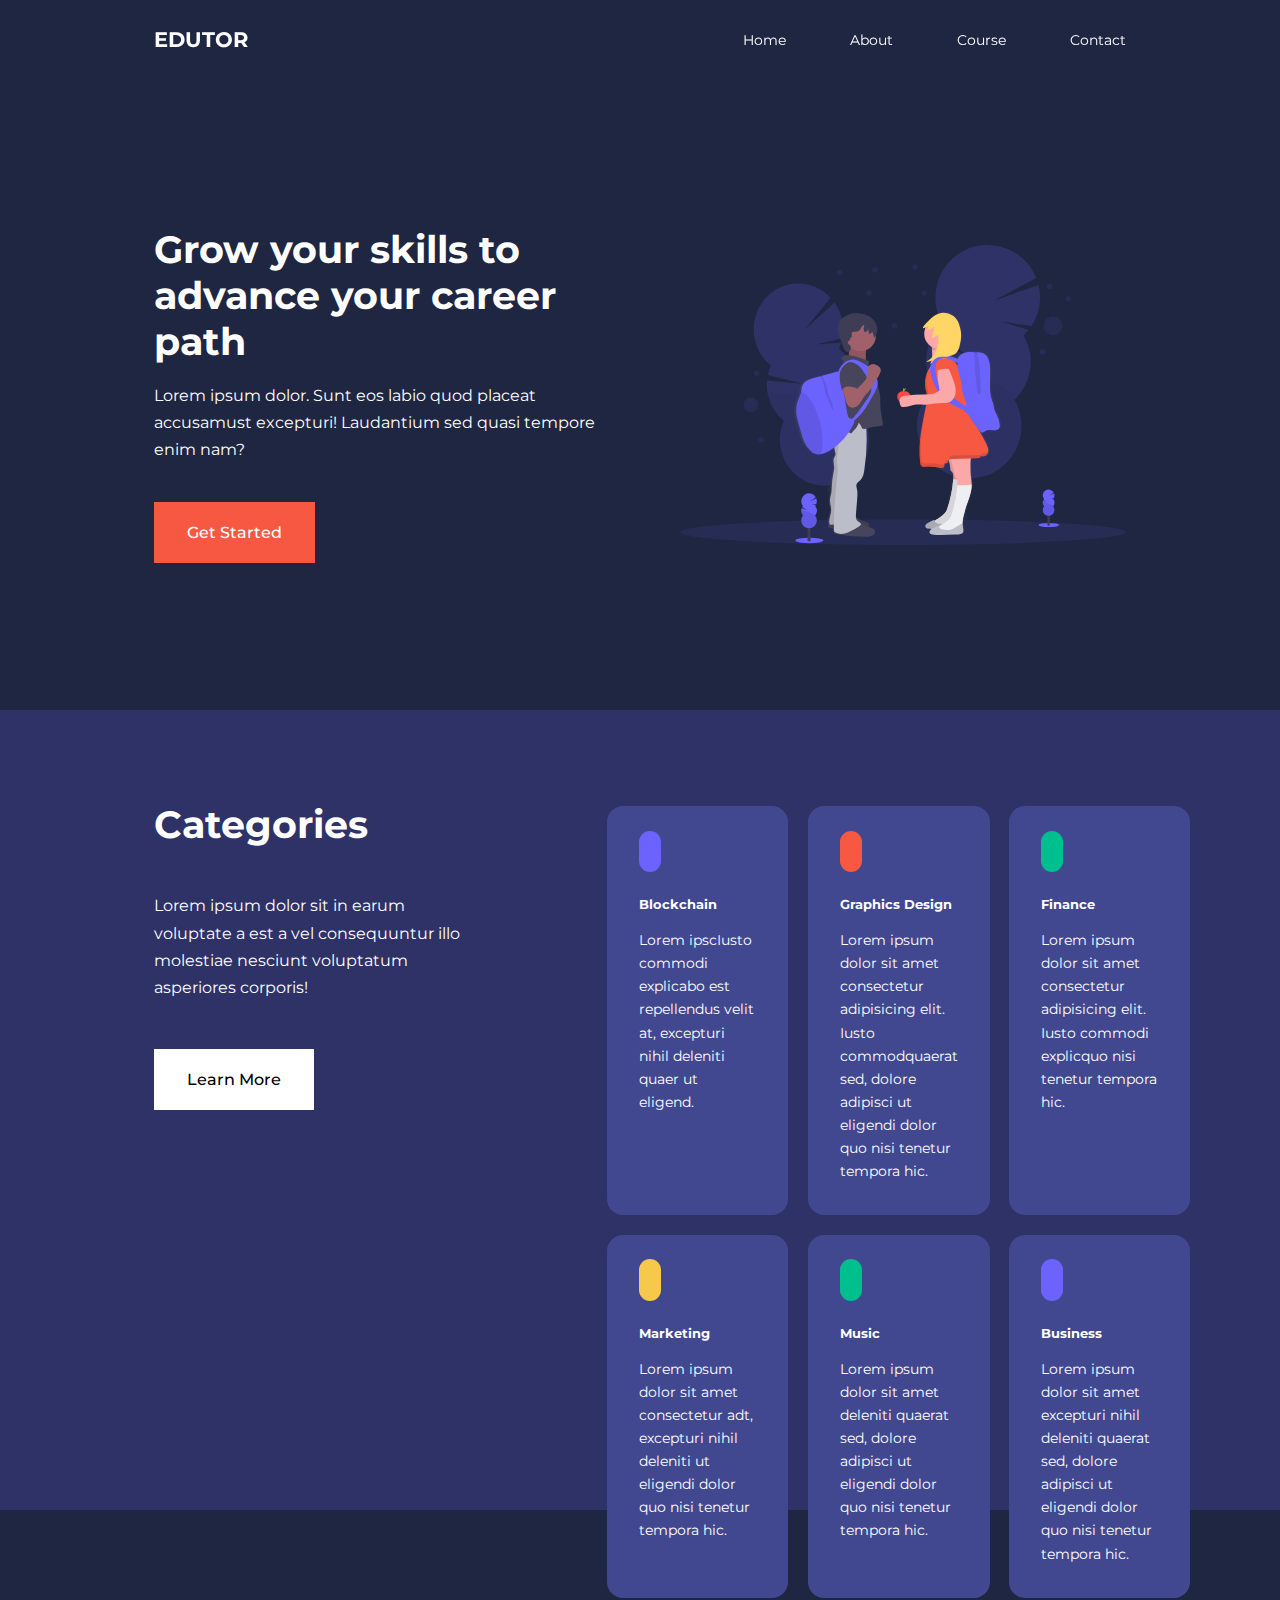
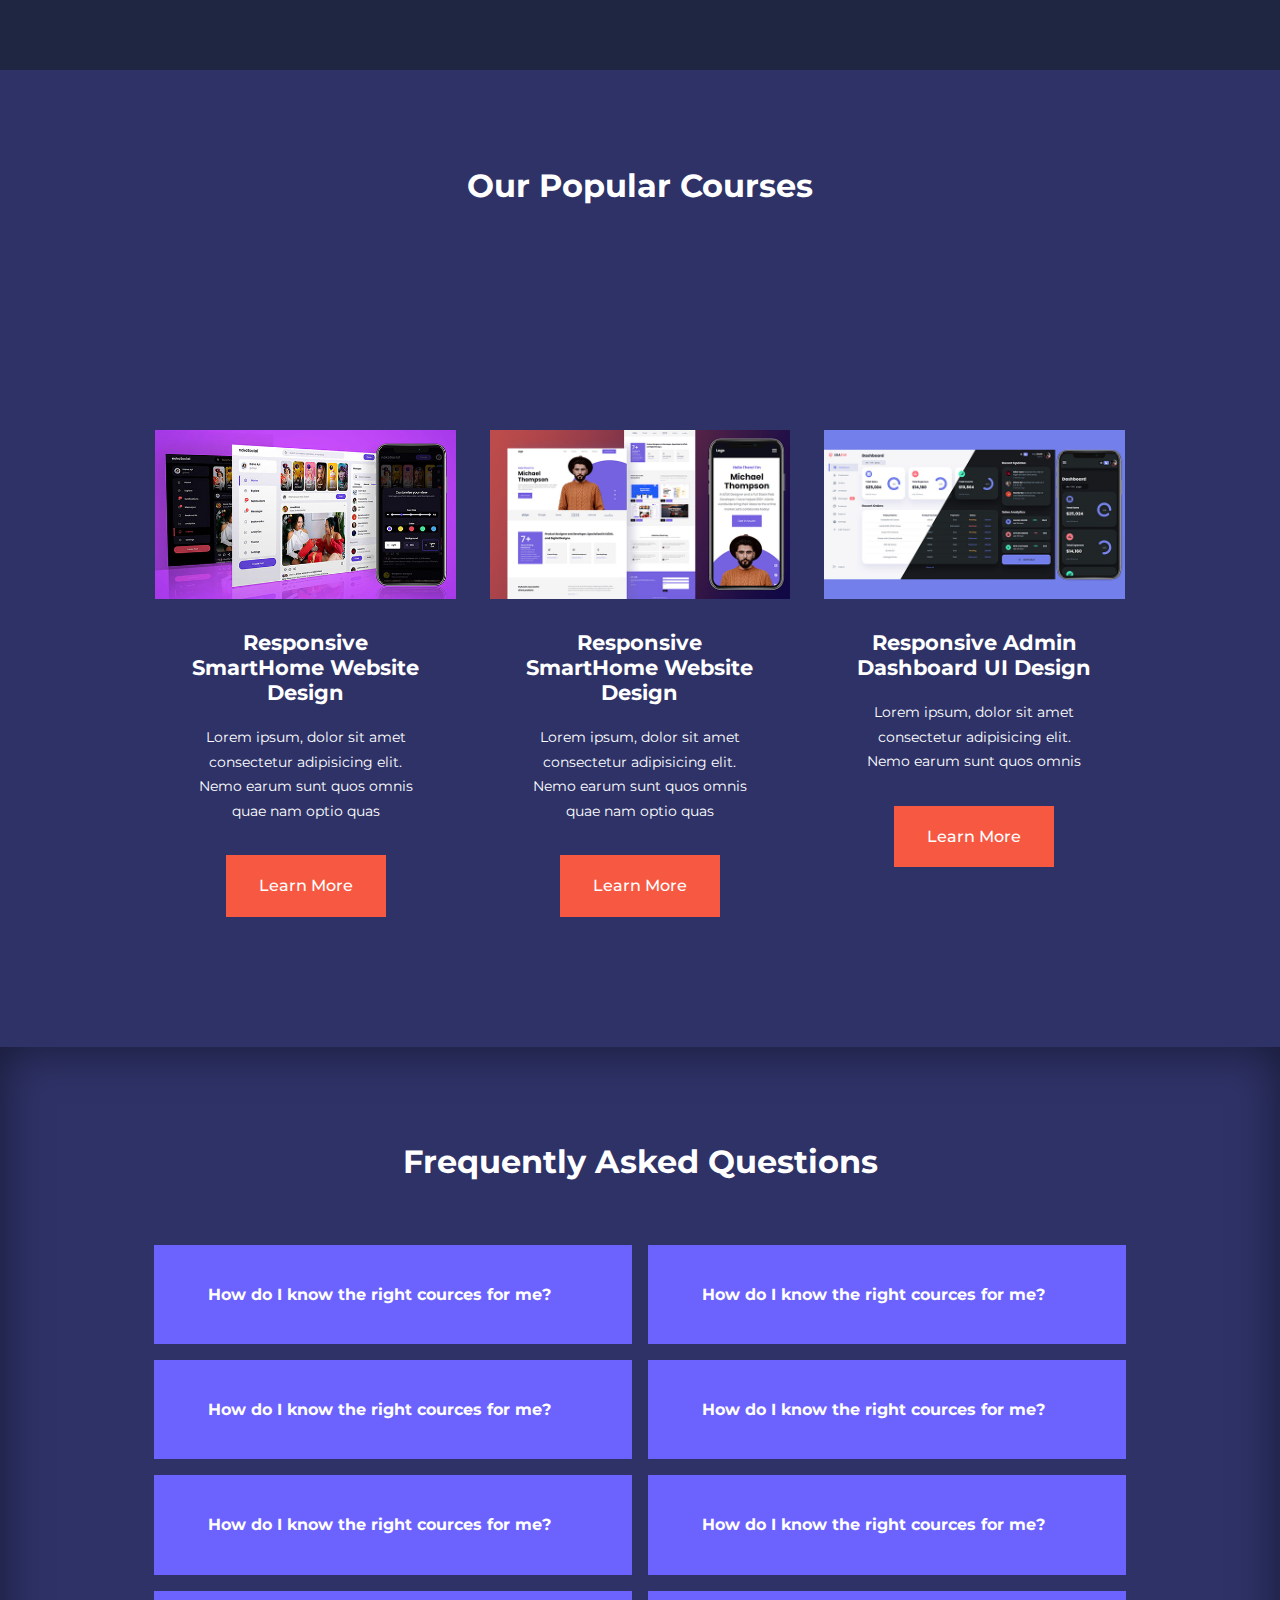
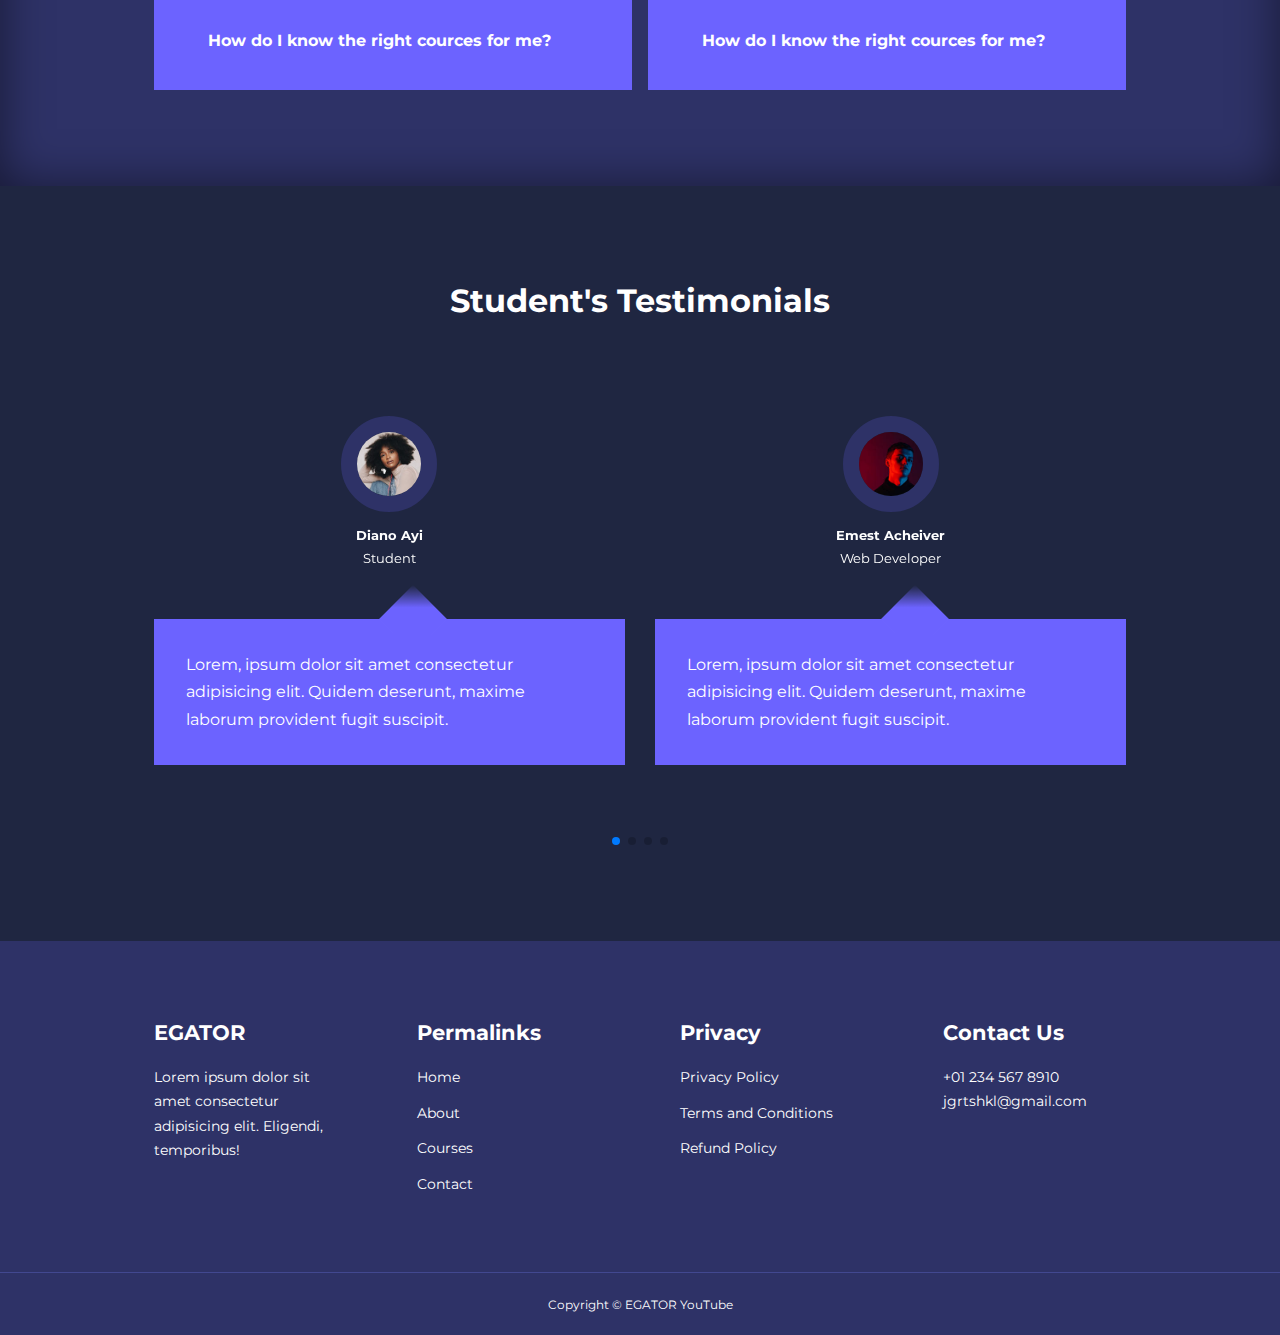
<file: index.html>
<!DOCTYPE html>
<html lang="en">
<head>
    <meta charset="UTF-8">
    <meta name="viewport" content="width=device-width, initial-scale=1.0">
    <title>Education Website
    </title>
    <link rel="stylesheet" href="./css/style.css">
                <li><a href="index.html"></a></li>
                <link rel="stylesheet" href="https://unicons.iconscout.com/release/v4.0.8/css/line.css">
                <link rel="preconnect" href="https://fonts.googleapis.com">
                <link rel="preconnect" href="https://fonts.gstatic.com" crossorigin>
                <link href="https://fonts.googleapis.com/css2?family=Lora:wght@400;500;600&family=Montserrat:wght@300;400;500;600;700;800;900&family=Mukta:wght@500&family=PT+Sans&family=Poppins&family=Reem+Kufi&display=swap" rel="stylesheet">
                <link
                rel="stylesheet"
                href="https://cdn.jsdelivr.net/npm/swiper@11/swiper-bundle.min.css"
                />
</head>

<body>
    <nav>
        <div class="container nav_container">
            <a href="index.html"><h4>EDUTOR</h4></a>
            <ul class="nav_menu">
                <li><a href="index.html">Home</a></li>
                <li><a href="about.html">About</a></li>
                <li><a href="course.html">Course</a></li>
                <li><a href="contact.html">Contact</a></li>
            </ul>
            <button id="open-menu-btn"><i class="uil uil-bars"></i></button>
            <button id="close-menu-btn"><i class="uil uil-multiply"></i></button>

        </div>
    </nav>

    <header>
         <div class="container header__container" >
          <div class="header_left">
            <h1>Grow your skills to advance your career path</h1>
            <p>Lorem ipsum dolor. Sunt eos labio quod placeat accusamust excepturi! Laudantium sed quasi tempore enim nam?</p>
          <a href="course.html" class="btn btn-primary">Get Started</a>
        </div>
   
    <div class="header_right">
        <div class="header_right-image">
            <img src="./images/header.svg" alt="">
        </div>
    </div>
    </div>
    </header>

    <section class="categories">
    <div class="container categories_container">
        <div class="categories_left">
            <h1>Categories</h1>
            <p>Lorem ipsum dolor sit   in earum voluptate a est a vel consequuntur illo molestiae nesciunt voluptatum asperiores corporis!</p>
        <a href="#" class="btn">Learn More</a>
        </div>

        <div class="categories_right">

            <article class="category">
             <span class="category_icon">
                <i class="uil uil-bitcoin-circle"> </i>
            </span>
             <h5>Blockchain</h5>
             <p>Lorem ipscIusto commodi explicabo est repellendus velit at, excepturi nihil deleniti quaer ut eligend.</p>
            </article>

            <article class="category">
                <span class="category_icon">
                    <i class="uil uil-palette"> </i>
                </span>
                <h5>Graphics Design</h5>
                <p>Lorem ipsum dolor sit amet consectetur adipisicing elit. Iusto commodquaerat sed, dolore adipisci ut eligendi dolor quo nisi tenetur tempora hic.</p>
            </article>

            <article class="category">
                <span class="category_icon">
                    <i class="uil uil-usd-circle"> </i>
                </span>
                <h5>Finance</h5>
                <p>Lorem ipsum dolor sit amet consectetur adipisicing elit. Iusto commodi explicquo nisi tenetur tempora hic.</p>
            </article>

            
            <article class="category">
                <span class="category_icon">
                    <i class="uil uil-megaphone"> </i>
                </span>
                <h5>Marketing</h5>
                <p>Lorem ipsum dolor sit amet consectetur adt, excepturi nihil deleniti ut eligendi dolor quo nisi tenetur tempora hic.</p>
            </article>

            <article class="category">
                <span class="category_icon">
                    <i class="uil uil-music"> </i>
                </span>
                <h5>Music</h5>
                <p>Lorem ipsum dolor sit amet  deleniti quaerat sed, dolore adipisci ut eligendi dolor quo nisi tenetur tempora hic.</p>
            </article>

            <article class="category">
                <span class="category_icon">
                    <i class="uil uil-puzzle-piece"> </i>
                </span>
                <h5>Business</h5>
                <p>Lorem ipsum dolor sit amet  excepturi nihil deleniti quaerat sed, dolore adipisci ut eligendi dolor quo nisi tenetur tempora hic.</p>
            </article>
        </div>
    </div>
    </section>

    <section class="course">
        <h2>Our Popular Courses</h2>
        <div class="container course_container">

        <article class="course">
            <div class="course_image">
                <img src="./images/course1.jpg" alt="">
            </div>
            <div class="course_info">
                <h4>Responsive SmartHome Website Design</h4>
                <p>
                    Lorem ipsum, dolor sit amet consectetur adipisicing elit. Nemo earum sunt quos omnis quae nam optio quas 
                </p>
            <a href="course.html" class="btn btn-primary">Learn More</a>
            </div>
            
        </article>

        <article class="course">
            <div class="course_image">
                <img src="./images/course2.jpg" alt="">
            </div>
            <div class="course_info">
            <h4>Responsive SmartHome Website Design</h4>
            <p>
                Lorem ipsum, dolor sit amet consectetur adipisicing elit. Nemo earum sunt quos omnis quae nam optio quas 
            </p>
            <a href="course.html" class="btn btn-primary">Learn More</a>
            </div>
        </article>

        <article class="course">
            <div class="course_image">
                <img src="./images/course3.jpg" alt="">
            </div>
           <div class="course_info">
            <h4>Responsive Admin Dashboard UI Design</h4>
            <p>
                Lorem ipsum, dolor sit amet consectetur adipisicing elit. Nemo earum sunt quos omnis 
                </p>
            <a href="course.html" class="btn btn-primary">Learn More</a>
           </div>
        </article>
        </div>
    </section>

    <section class="faqs">
        <h2>Frequently Asked Questions</h2>
     <div class="container faqs_container">
     <article class="faq">
    <div class="faq_icon"><i class="uil uil-plus"></i> </div>
    <div class="question_answer">
        <h4>How do I know the right cources for me?</h4>
        <p>
            Lorem ipsum dolor sit amet consectetur adipisicing elit. Neque, cum!
        </p>
    </div>
    </article>

    <article class="faq">
        <div class="faq_icon"><i class="uil uil-plus"></i> </div>
        <div class="question_answer">
            <h4>How do I know the right cources for me?</h4>
            <p>
                Lorem ipsum dolor sit amet consectetur adipisicing elit. Neque, cum!
            </p>
        </div>
        </article>

        <article class="faq">
            <div class="faq_icon"><i class="uil uil-plus"></i> </div>
            <div class="question_answer">
                <h4>How do I know the right cources for me?</h4>
                <p>
                    Lorem ipsum dolor sit amet consectetur adipisicing elit. Neque, cum!
                </p>
            </div>
            </article>

        <article class="faq">
                <div class="faq_icon"><i class="uil uil-plus"></i> </div>
                <div class="question_answer">
                    <h4>How do I know the right cources for me?</h4>
                    <p>
                        Lorem ipsum dolor sit amet consectetur adipisicing elit. Neque, cum!
                    </p>
                </div>
        </article>

        <article class="faq">
                    <div class="faq_icon"><i class="uil uil-plus"></i> </div>
                    <div class="question_answer">
                        <h4>How do I know the right cources for me?</h4>
                        <p>
                            Lorem ipsum dolor sit amet consectetur adipisicing elit. Neque, cum!
                        </p>
                    </div>
        </article>

        <article class="faq">
                        <div class="faq_icon"><i class="uil uil-plus"></i> </div>
                        <div class="question_answer">
                            <h4>How do I know the right cources for me?</h4>
                            <p>
                                Lorem ipsum dolor sit amet consectetur adipisicing elit. Neque, cum!
                            </p>
                        </div>
        </article>
                    
        <article class="faq">
                            <div class="faq_icon"><i class="uil uil-plus"></i> </div>
                            <div class="question_answer">
                                <h4>How do I know the right cources for me?</h4>
                                <p>
                                    Lorem ipsum dolor sit amet consectetur adipisicing elit. Neque, cum!
                                </p>
                            </div>
        </article>

        <article class="faq">
                                <div class="faq_icon"><i class="uil uil-plus"></i> </div>
                                <div class="question_answer">
                                    <h4>How do I know the right cources for me?</h4>
                                    <p>
                                        Lorem ipsum dolor sit amet consectetur adipisicing elit. Neque, cum!
                                    </p>
                                </div>
         </article>
    </div>
   </section>

   <section class="container test_container mySwiper">
    <h2>Student's Testimonials</h2>
    <div class="swiper-wrapper">

        <article class="testimonals swiper-slide">
        <div class="avatar">
            <img src="./images/avatar1.jpg" alt="">
        </div>
        <div class="testimonial_info">
            <h5>Diano Ayi</h5>
            <small>Student</small>
        </div>
        <div class="testimonial_body">
            <p>
                Lorem, ipsum dolor sit amet consectetur adipisicing elit. 
                Quidem deserunt, maxime laborum provident fugit suscipit.
            </p>
        </div>
        </article>

        <article class="testimonals swiper-slide">
            <div class="avatar">
                <img src="./images/avatar2.jpg" alt="">
            </div>
            <div class="testimonial_info">
                <h5>Emest Acheiver</h5>
                <small>Web Developer</small>
            </div>
            <div class="testimonial_body">
                <p>
                    Lorem, ipsum dolor sit amet consectetur adipisicing elit. 
                    Quidem deserunt, maxime laborum provident fugit suscipit.
                </p>
            </div>
            </article> 

            <article class="testimonals swiper-slide">
                <div class="avatar">
                    <img src="./images/avatar3.jpg" alt="">
                </div>
                <div class="testimonial_info">
                    <h5>Edem Quist</h5>
                    <small>Student</small>
                </div>
                <div class="testimonial_body">
                    <p>
                        Lorem, ipsum dolor sit amet consectetur adipisicing elit. 
                        Quidem deserunt, maxime laborum provident fugit suscipit.
                    </p>
                </div>
                </article>
 
            <article class="testimonals swiper-slide">
                    <div class="avatar">
                        <img src="./images/avatar4.jpg" alt="">
                    </div>
                    <div class="testimonial_info">
                        <h5>James Dae</h5>
                        <small>Student</small>
                    </div>
                    <div class="testimonial_body">
                        <p>
                            Lorem, ipsum dolor sit amet consectetur adipisicing elit. 
                            Quidem deserunt, maxime laborum provident fugit suscipit.
                        </p>
                    </div>
            </article>
     
            <article class="testimonals swiper-slide">
                <div class="avatar">
                    <img src="./images/avatar5.jpg" alt="">
                </div>
                <div class="testimonial_info">
                    <h5>Lara Deo</h5>
                    <small>Student</small>
                </div>
                <div class="testimonial_body">
                    <p>
                        Lorem, ipsum dolor sit amet consectetur adipisicing elit. 
                        Quidem deserunt, maxime laborum provident fugit suscipit.
                    </p>
                </div>
            </article>
            </div>
            <div class="swiper-pagination"></div>
   </section>


   <footer >
   <div class="container footer_container">
    <div class="footer_1">
        <a href="index.html" class="footer_logo"><h4>EGATOR</h4></a>
        <p>
            Lorem ipsum dolor sit amet consectetur 
            adipisicing elit. Eligendi, temporibus!
        </p>
    </div>

    <div class="footer_2">
       <h4>Permalinks</h4>
       <ul class="permalinks">
        <li><a href="index.html">Home</a></li>
        <li><a href="about.html">About</a></li>
        <li><a href="course.html">Courses</a></li>
        <li><a href="contact.html">Contact</a></li>
       </ul>
    </div>

    <div class="footer_3">
        <h4>Privacy</h4>
        <ul class="privacy">
        <li><a href="#">Privacy Policy</a></li>
        <li><a href="#">Terms and Conditions</a></li>
        <li><a href="#">Refund Policy</a></li>
    </ul>
    </div>
    
     <div class="footer_4">
        <h4>Contact Us</h4>
        <div>
            <p>+01 234 567 8910</p>
            <p>jgrtshkl@gmail.com</p>
        </div>

        <ul class="footer_socials">
            <li>
                <a href="#"><i class="uil uil-facebook-f"></i></a>
            </li>
            <li>
                <a href="#"><i class="uil uil-instagram-alt"></i></a>
            </li>
            <li>
                <a href="#"><i class="uil uil-twitter"></i></a>
            </li>
            <li>
                <a href="#"><i class="uil uil-linkedin-alt"></i></a>
            </li>
        </ul>
     </div>
    </div>

<div class="footer_copyright">
    <small>Copyright &copy; EGATOR YouTube</small>
</div>

  
   </footer>


   <script src="https://cdn.jsdelivr.net/npm/swiper@11/swiper-bundle.min.js"></script>
   <script src="./main.js"></script>

   <script>
    var swiper = new Swiper(".mySwiper", {
      slidesPerView: 1,
      spaceBetween: 30,
      pagination: {
        el: ".swiper-pagination",
        clickable: true,
      },
    
    //when window  width is 600px
    breakpoints: {
        600: {
            slidesPerView: 2
        }
    }
});

  </script>

   
   

</body>
</html>
</file>
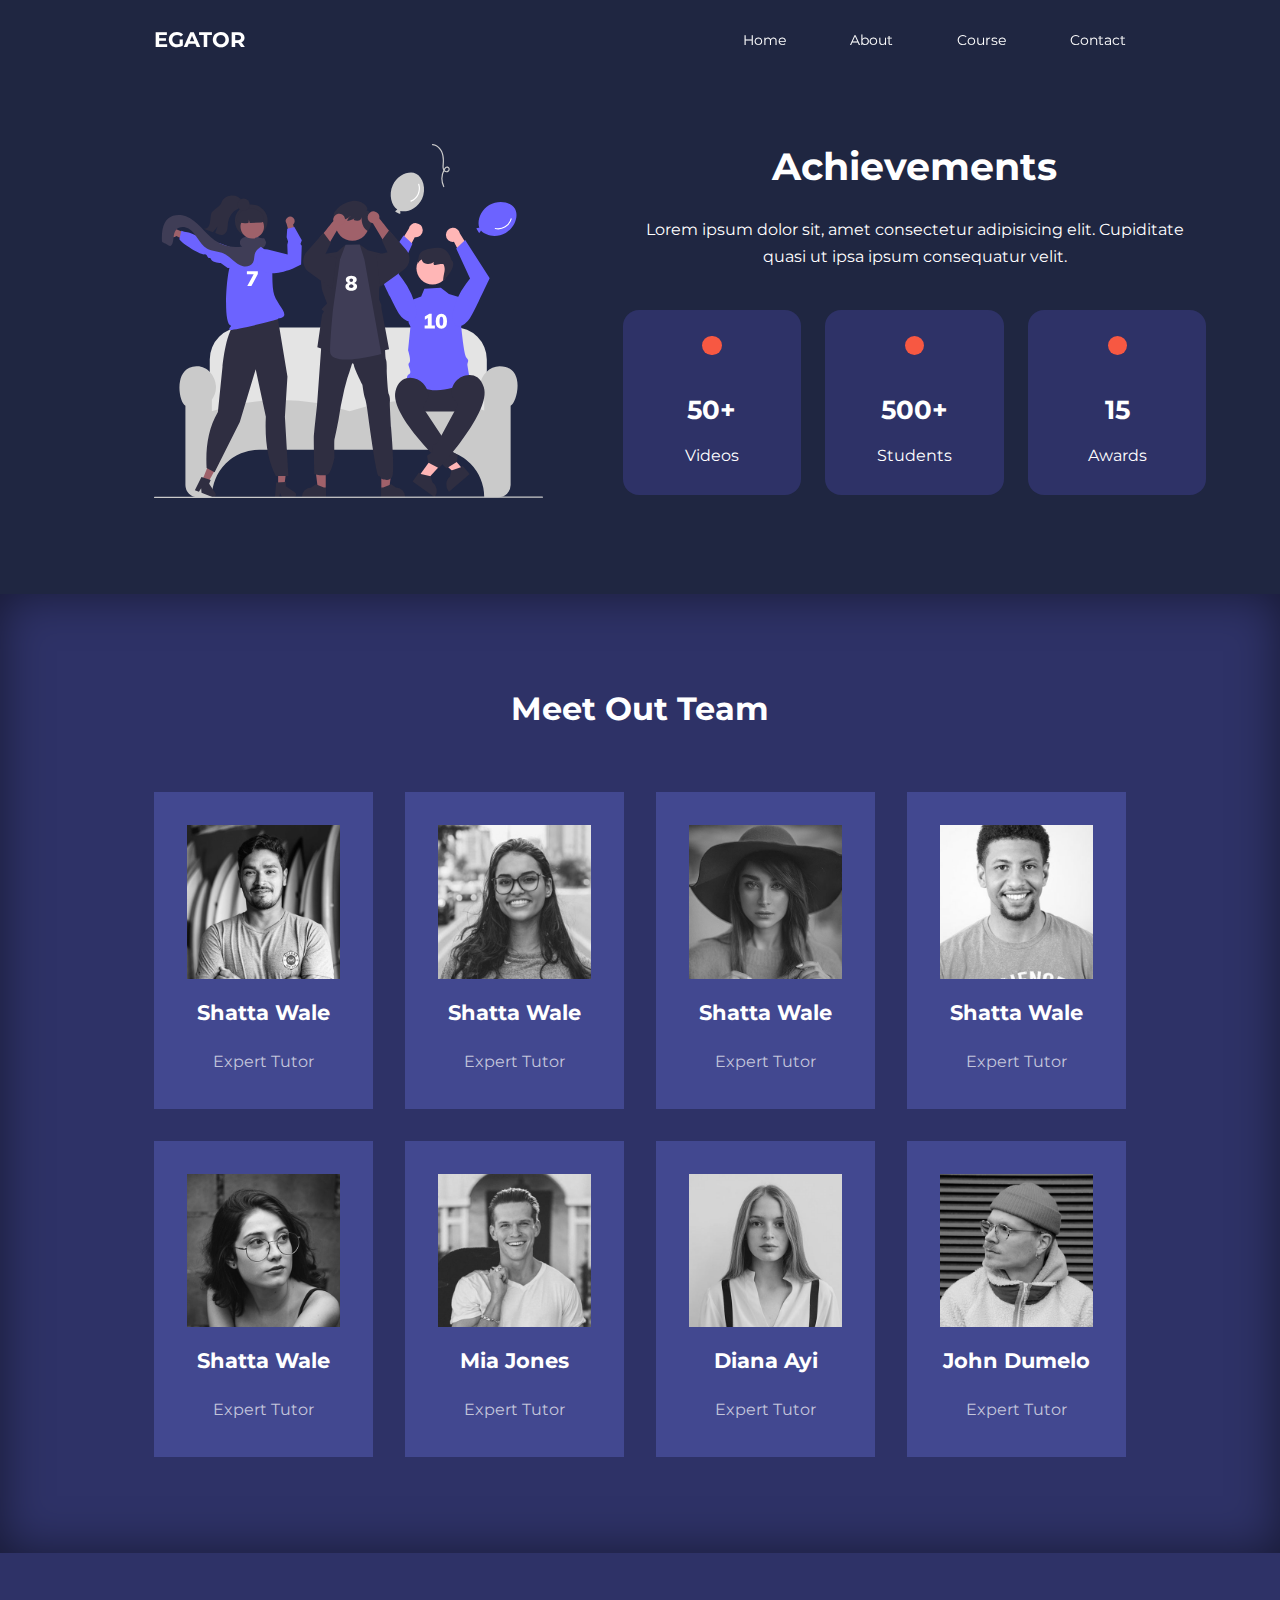
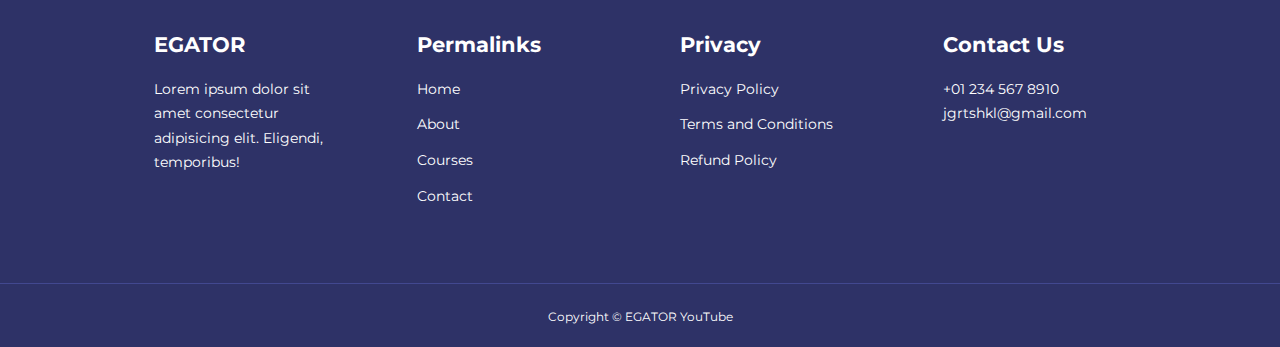
<file: about.html>
<!DOCTYPE html>
<html lang="en">
<head>
    <meta charset="UTF-8">
    <meta name="viewport" content="width=device-width, initial-scale=1.0">
    <title>About
    </title>
    <link rel="stylesheet" href="./css/about.css">
    <link rel="stylesheet" href="./css/style.css">

                <li><a href="index.html"></a></li>
                <link rel="stylesheet" href="https://unicons.iconscout.com/release/v4.0.8/css/line.css">
                <link rel="preconnect" href="https://fonts.googleapis.com">
                <link rel="preconnect" href="https://fonts.gstatic.com" crossorigin>
                <link href="https://fonts.googleapis.com/css2?family=Lora:wght@400;500;600&family=Montserrat:wght@300;400;500;600;700;800;900&family=Mukta:wght@500&family=PT+Sans&family=Poppins&family=Reem+Kufi&display=swap" rel="stylesheet">
               
</head>

<body>
    <nav>
        <div class="container nav_container">
            <a href="index.html"><h4>EGATOR</h4></a>
            <ul class="nav_menu">
                <li><a href="index.html">Home</a></li>
                <li><a href="about.html">About</a></li>
                <li><a href="course.html">Course</a></li>
                <li><a href="contact.html">Contact</a></li>
            </ul>
            <button id="open-menu-btn"><i class="uil uil-bars"></i></button>
            <button id="close-menu-btn"><i class="uil uil-multiply"></i></button>
        </div>
    </nav>

<section class="about_acheivements">
    <div class="container about_acheivements-container">
       <div class="about_acheivement-left">
        <img src="./images/about achievements.svg" alt="">
       </div> 

       <div class="about_acheivement-right">
        <h1>Achievements</h1>
        <p>Lorem ipsum dolor sit, amet consectetur
            adipisicing elit. Cupiditate quasi ut ipsa
             ipsum consequatur velit.</p>
             <div class="acheivements_cards">
                <article class="acheivement_card">
                   <span class="acheivement_icon">
                     <i class="uil uil-video"></i>
                   </span> 
                <h3>50+</h3>
                <p>Videos</p>
                </article>

                <article class="acheivement_card">
                    <span class="acheivement_icon">
                      <i class="uil uil-users-alt"></i>
                    </span> 
                 <h3>500+</h3>
                 <p>Students</p>  
                 </article>

                 <article class="acheivement_card">
                    <span class="acheivement_icon">
                      <i class="uil uil-award"></i>
                    </span> 
                 <h3>15</h3>
                 <p>Awards</p>    
                 </article>
             </div>
       </div> 
    </div>
</section>

<section class="team">
    <h2>Meet Out Team</h2>
    <div class="container team_container">
        <article class="team_member">
            <div class="team_member-image">
                <img src="./images/tm1.jpg" alt="">
            </div>
            <div class="team_member-info">
                <h4>Shatta Wale</h4>
                <p>Expert Tutor</p>
            </div>
            <div class="team_member-socials">
             <a href="https://instagram.com" target="_blank"><i class="uil uil-instagram"></i></a>
             <a href="https://twitter.com" target="_blank"><i class="uil uil-twitter-alt"></i></a>
             <a href="https://linkedin.com" target="_blank"><i class="uil uil-linkedin-alt"></i></a>

            </div>
        </article>

        <article class="team_member">
            <div class="team_member-image">
                <img src="./images/tm2.jpg" alt="">
            </div>
            <div class="team_member-info">
                <h4>Shatta Wale</h4>
                <p>Expert Tutor</p>
            </div>
            <div class="team_member-socials">
             <a href="https://instagram.com" target="_blank"><i class="uil uil-instagram"></i></a>
             <a href="https://twitter.com" target="_blank"><i class="uil uil-twitter-alt"></i></a>
             <a href="https://linkedin.com" target="_blank"><i class="uil uil-linkedin-alt"></i></a>

            </div>
        </article>

        <article class="team_member">
            <div class="team_member-image">
                <img src="./images/tm3.jpg" alt="">
            </div>
            <div class="team_member-info">
                <h4>Shatta Wale</h4>
                <p>Expert Tutor</p>
            </div>
            <div class="team_member-socials">
             <a href="https://instagram.com" target="_blank"><i class="uil uil-instagram"></i></a>
             <a href="https://twitter.com" target="_blank"><i class="uil uil-twitter-alt"></i></a>
             <a href="https://linkedin.com" target="_blank"><i class="uil uil-linkedin-alt"></i></a>

            </div>
        </article>

        <article class="team_member">
            <div class="team_member-image">
                <img src="./images/tm4.jpg" alt="">
            </div>
            <div class="team_member-info">
                <h4>Shatta Wale</h4>
                <p>Expert Tutor</p>
            </div>
            <div class="team_member-socials">
             <a href="https://instagram.com" target="_blank"><i class="uil uil-instagram"></i></a>
             <a href="https://twitter.com" target="_blank"><i class="uil uil-twitter-alt"></i></a>
             <a href="https://linkedin.com" target="_blank"><i class="uil uil-linkedin-alt"></i></a>

            </div>
        </article>

        <article class="team_member">
            <div class="team_member-image">
                <img src="./images/tm5.jpg" alt="">
            </div>
            <div class="team_member-info">
                <h4>Shatta Wale</h4>
                <p>Expert Tutor</p>
            </div>
            <div class="team_member-socials">
             <a href="https://instagram.com" target="_blank"><i class="uil uil-instagram"></i></a>
             <a href="https://twitter.com" target="_blank"><i class="uil uil-twitter-alt"></i></a>
             <a href="https://linkedin.com" target="_blank"><i class="uil uil-linkedin-alt"></i></a>

            </div>
        </article>
        <article class="team_member">
            <div class="team_member-image">
                <img src="./images/tm6.jpg" alt="">
            </div>
            <div class="team_member-info">
                <h4>Mia Jones</h4>
                <p>Expert Tutor</p>
            </div>
            <div class="team_member-socials">
             <a href="https://instagram.com" target="_blank"><i class="uil uil-instagram"></i></a>
             <a href="https://twitter.com" target="_blank"><i class="uil uil-twitter-alt"></i></a>
             <a href="https://linkedin.com" target="_blank"><i class="uil uil-linkedin-alt"></i></a>

            </div>
        </article>

        <article class="team_member">
            <div class="team_member-image">
                <img src="./images/tm7.jpg" alt="">
            </div>
            <div class="team_member-info">
                <h4>Diana Ayi </h4>
                <p>Expert Tutor</p>
            </div>
            <div class="team_member-socials">
             <a href="https://instagram.com" target="_blank"><i class="uil uil-instagram"></i></a>
             <a href="https://twitter.com" target="_blank"><i class="uil uil-twitter-alt"></i></a>
             <a href="https://linkedin.com" target="_blank"><i class="uil uil-linkedin-alt"></i></a>

            </div>
        </article>

        <article class="team_member">
            <div class="team_member-image">
                <img src="./images/tm8.jpg" alt="">
            </div>
            <div class="team_member-info">
                <h4>John Dumelo</h4>
                <p>Expert Tutor</p>
            </div>
            <div class="team_member-socials">
             <a href="https://instagram.com" target="_blank"><i class="uil uil-instagram"></i></a>
             <a href="https://twitter.com" target="_blank"><i class="uil uil-twitter-alt"></i></a>
             <a href="https://linkedin.com" target="_blank"><i class="uil uil-linkedin-alt"></i></a>

            </div>
        </article>
    </div>
</section>


   <footer >
   <div class="container footer_container">
    <div class="footer_1">
        <a href="index.html" class="footer_logo"><h4>EGATOR</h4></a>
        <p>
            Lorem ipsum dolor sit amet consectetur 
            adipisicing elit. Eligendi, temporibus!
        </p>
    </div>

    <div class="footer_2">
       <h4>Permalinks</h4>
       <ul class="permalinks">
        <li><a href="index.html">Home</a></li>
        <li><a href="about.html">About</a></li>
        <li><a href="course.html">Courses</a></li>
        <li><a href="contact.html">Contact</a></li>
       </ul>
    </div>

    <div class="footer_3">
        <h4>Privacy</h4>
        <ul class="privacy">
        <li><a href="#">Privacy Policy</a></li>
        <li><a href="#">Terms and Conditions</a></li>
        <li><a href="#">Refund Policy</a></li>
    </ul>
    </div>
    
     <div class="footer_4">
        <h4>Contact Us</h4>
        <div>
            <p>+01 234 567 8910</p>
            <p>jgrtshkl@gmail.com</p>
        </div>

        <ul class="footer_socials">
            <li>
                <a href="#"><i class="uil uil-facebook-f"></i></a>
            </li>
            <li>
                <a href="#"><i class="uil uil-instagram-alt"></i></a>
            </li>
            <li>
                <a href="#"><i class="uil uil-twitter"></i></a>
            </li>
            <li>
                <a href="#"><i class="uil uil-linkedin-alt"></i></a>
            </li>
        </ul>
     </div>
    </div>

<div class="footer_copyright">
    <small>Copyright &copy; EGATOR YouTube</small>
</div>

  
   </footer>


   <script src="./main.js"></script>

   
</body>
</html>
</file>
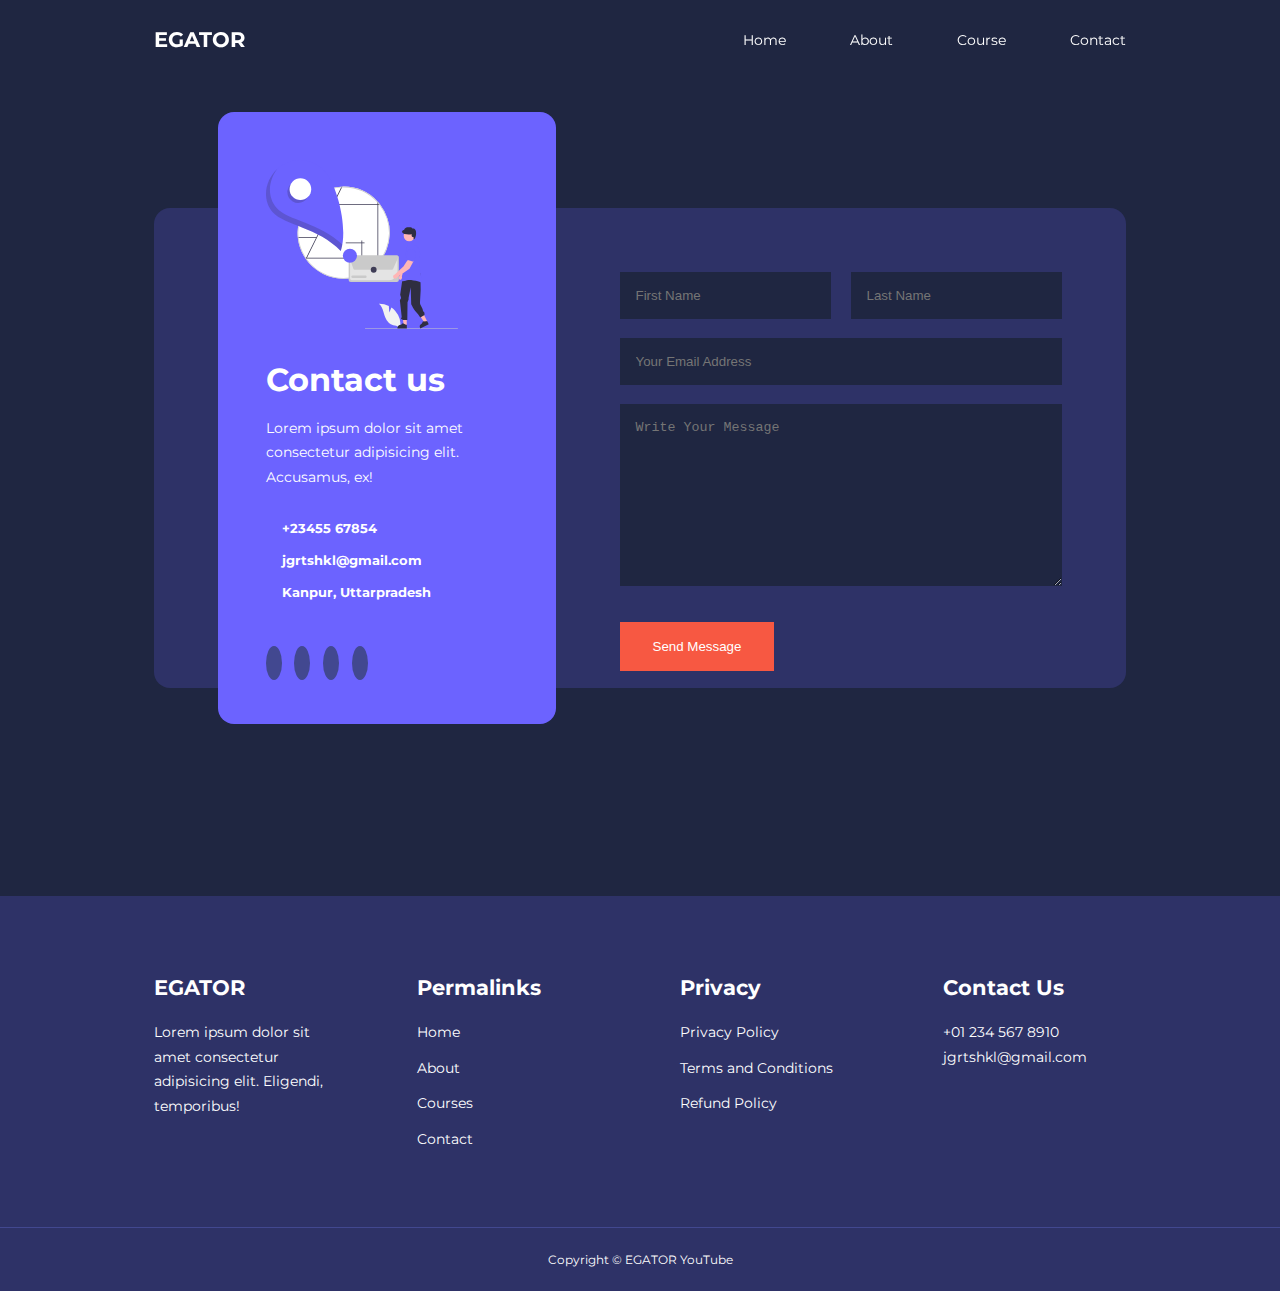
<file: contact.html>
<!DOCTYPE html>
<html lang="en">
<head>
    <meta charset="UTF-8">
    <meta name="viewport" content="width=device-width, initial-scale=1.0">
    <title>Contact</title>
    <link rel="stylesheet" href="./css/style.css">
                <li><a href="index.html"></a></li>
                <link rel="stylesheet" href="https://unicons.iconscout.com/release/v4.0.8/css/line.css">
                <link rel="preconnect" href="https://fonts.googleapis.com">
                <link rel="preconnect" href="https://fonts.gstatic.com" crossorigin>
                <link href="https://fonts.googleapis.com/css2?family=Lora:wght@400;500;600&family=Montserrat:wght@300;400;500;600;700;800;900&family=Mukta:wght@500&family=PT+Sans&family=Poppins&family=Reem+Kufi&display=swap" rel="stylesheet">
                <link
                rel="stylesheet"
                href="https://cdn.jsdelivr.net/npm/swiper@11/swiper-bundle.min.css"
                />
                <link rel="stylesheet" href="./css/contact.css">
</head>

<body>
    <nav>
        <div class="container nav_container">
            <a href="index.html"><h4>EGATOR</h4></a>
            <ul class="nav_menu">
                <li><a href="index.html">Home</a></li>
                <li><a href="about.html">About</a></li>
                <li><a href="course.html">Course</a></li>
                <li><a href="contact.html">Contact</a></li>
            </ul>
            <button id="open-menu-btn"><i class="uil uil-bars"></i></button>
            <button id="close-menu-btn"><i class="uil uil-multiply"></i></button>

        </div>
    </nav>

<section class="contact">
    <div class="container contact_container">
        <aside class="contact_aside">
            <div class="aside_image">
                <img src="./images/contact.svg" alt="">
            </div>
            <h2>Contact us</h2>
            <p>Lorem ipsum dolor sit amet consectetur adipisicing elit. Accusamus, ex!</p>
            <ul class="contact_details">
                <li>
                    <i class="uil uil-phone-times"></i>
                    <h5>+23455 67854</h5>
                </li>
                <li>
                    <i class="uil uil-envelope"></i>
                    <h5>jgrtshkl@gmail.com</h5>
                </li>

                <li>
                    <i class="uil uil-location-point"></i>
                    <h5>Kanpur, Uttarpradesh</h5>
                </li>
                </ul>
                <ul class="contact_socials">
                    <li><a href="https://facebook.com" target="_blank"><i class="uil uil-facebook-f"></i></a></li>
                    <li><a href="https://instagram.com" target="_blank"><i class="uil uil-instagram"></i></a></li>
                    <li><a href="https://twitter.com" target="_blank"><i class="uil uil-twitter-alt"></i></a></li>
                    <li><a href="https://linkedin.com" target="_blank"><i class="uil uil-linkedin-alt"></i></a></li>   
                </ul>
        </aside>

        <form action="https://formspree.io/f/xeqnevgj" method="post"  class="contact_form">
            <div class="form_name">
                <input type="text" name="First Name" placeholder="First Name" required>
                <input type="text" name="Last Name" placeholder="Last Name" required>
            </div>

            <input type="email" name="Email" placeholder="Your Email Address" required>
            <textarea name="Message"  rows="10" placeholder="Write Your Message" required></textarea>
            <button type="submit" class="btn btn-primary">Send Message</button>
        </form>
    </div>
</section>




    <footer >
        <div class="container footer_container">
         <div class="footer_1">
             <a href="index.html" class="footer_logo"><h4>EGATOR</h4></a>
             <p>
                 Lorem ipsum dolor sit amet consectetur 
                 adipisicing elit. Eligendi, temporibus!
             </p>
         </div>
     
         <div class="footer_2">
            <h4>Permalinks</h4>
            <ul class="permalinks">
             <li><a href="index.html">Home</a></li>
             <li><a href="about.html">About</a></li>
             <li><a href="course.html">Courses</a></li>
             <li><a href="contact.html">Contact</a></li>
            </ul>
         </div>
     
         <div class="footer_3">
             <h4>Privacy</h4>
             <ul class="privacy">
             <li><a href="#">Privacy Policy</a></li>
             <li><a href="#">Terms and Conditions</a></li>
             <li><a href="#">Refund Policy</a></li>
         </ul>
         </div>
         
          <div class="footer_4">
             <h4>Contact Us</h4>
             <div>
                 <p>+01 234 567 8910</p>
                 <p>jgrtshkl@gmail.com</p>
             </div>
     
             <ul class="footer_socials">
                 <li>
                     <a href="#"><i class="uil uil-facebook-f"></i></a>
                 </li>
                 <li>
                     <a href="#"><i class="uil uil-instagram-alt"></i></a>
                 </li>
                 <li>
                     <a href="#"><i class="uil uil-twitter"></i></a>
                 </li>
                 <li>
                     <a href="#"><i class="uil uil-linkedin-alt"></i></a>
                 </li>
             </ul>
          </div>
         </div>
     
     <div class="footer_copyright">
         <small>Copyright &copy; EGATOR YouTube</small>
     </div>
     
       
        </footer>

        <script src="./main.js"></script>

        </body>
        </html>
</file>
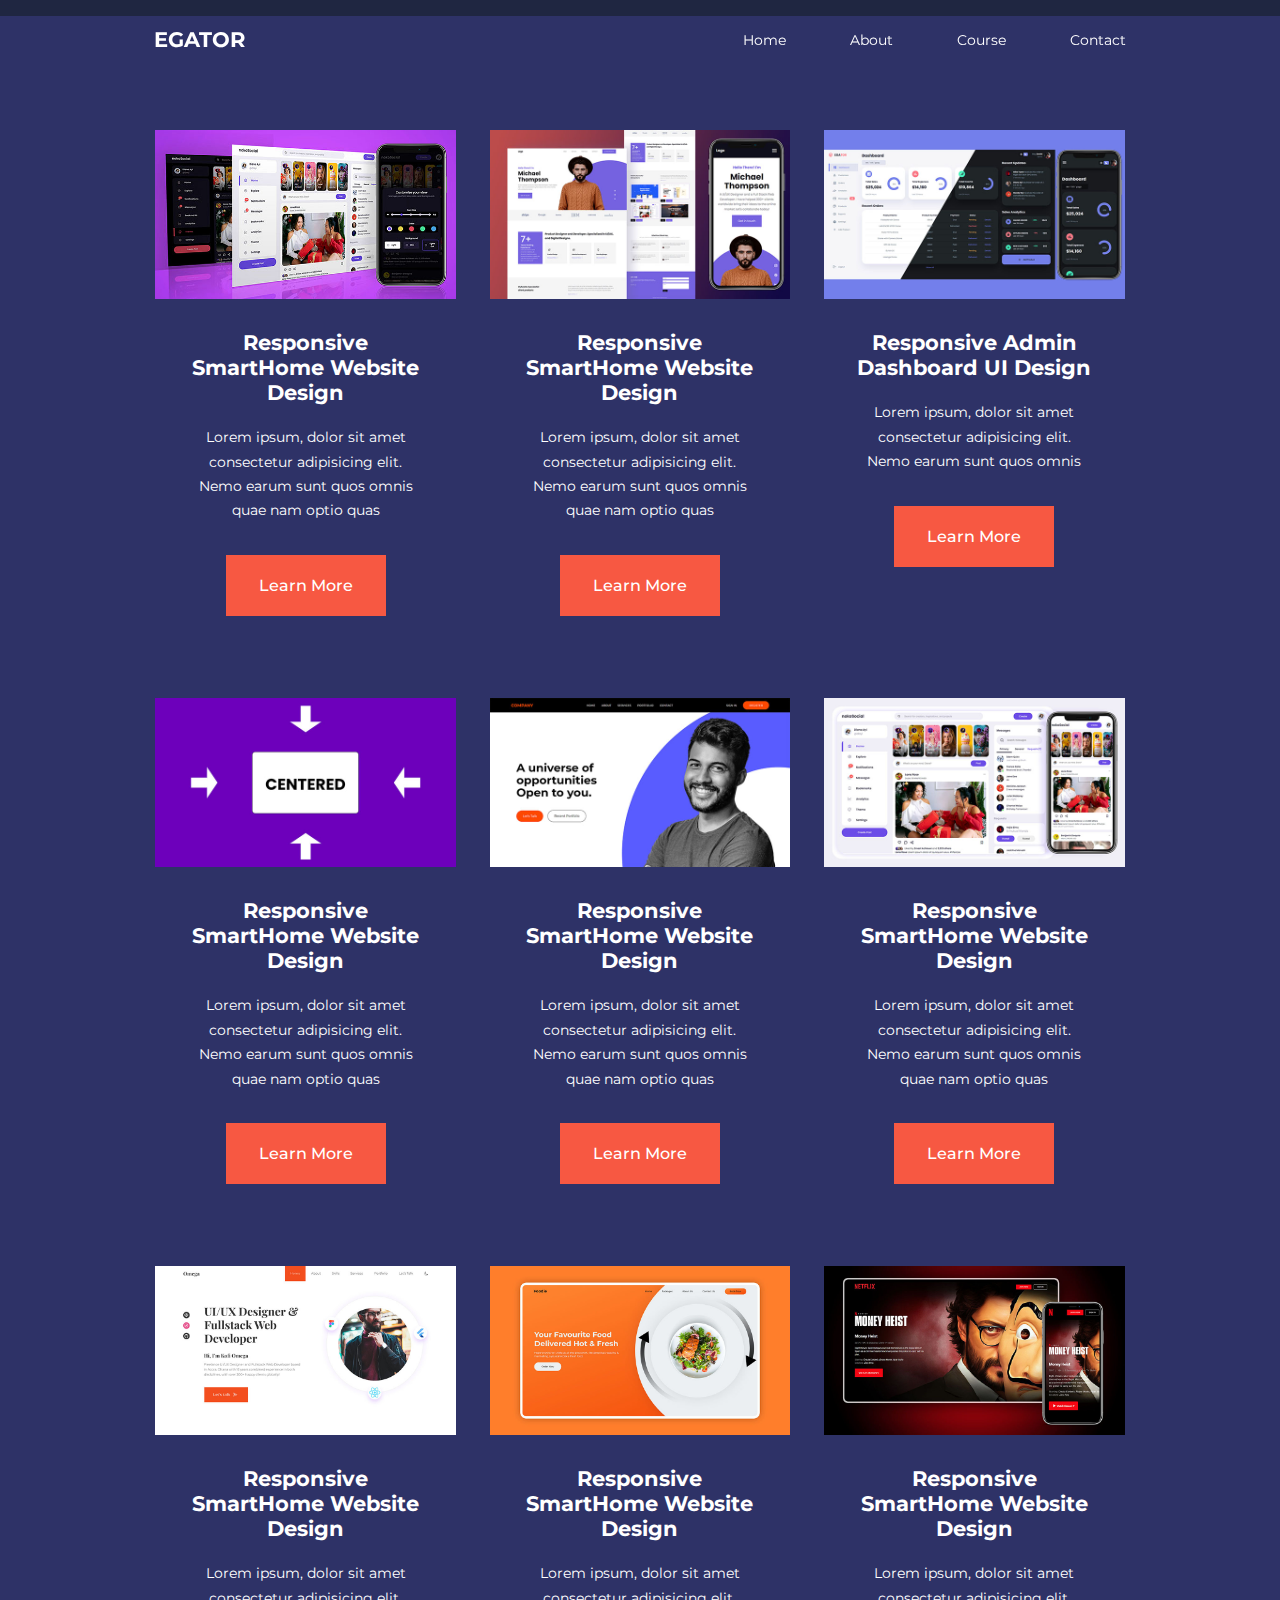
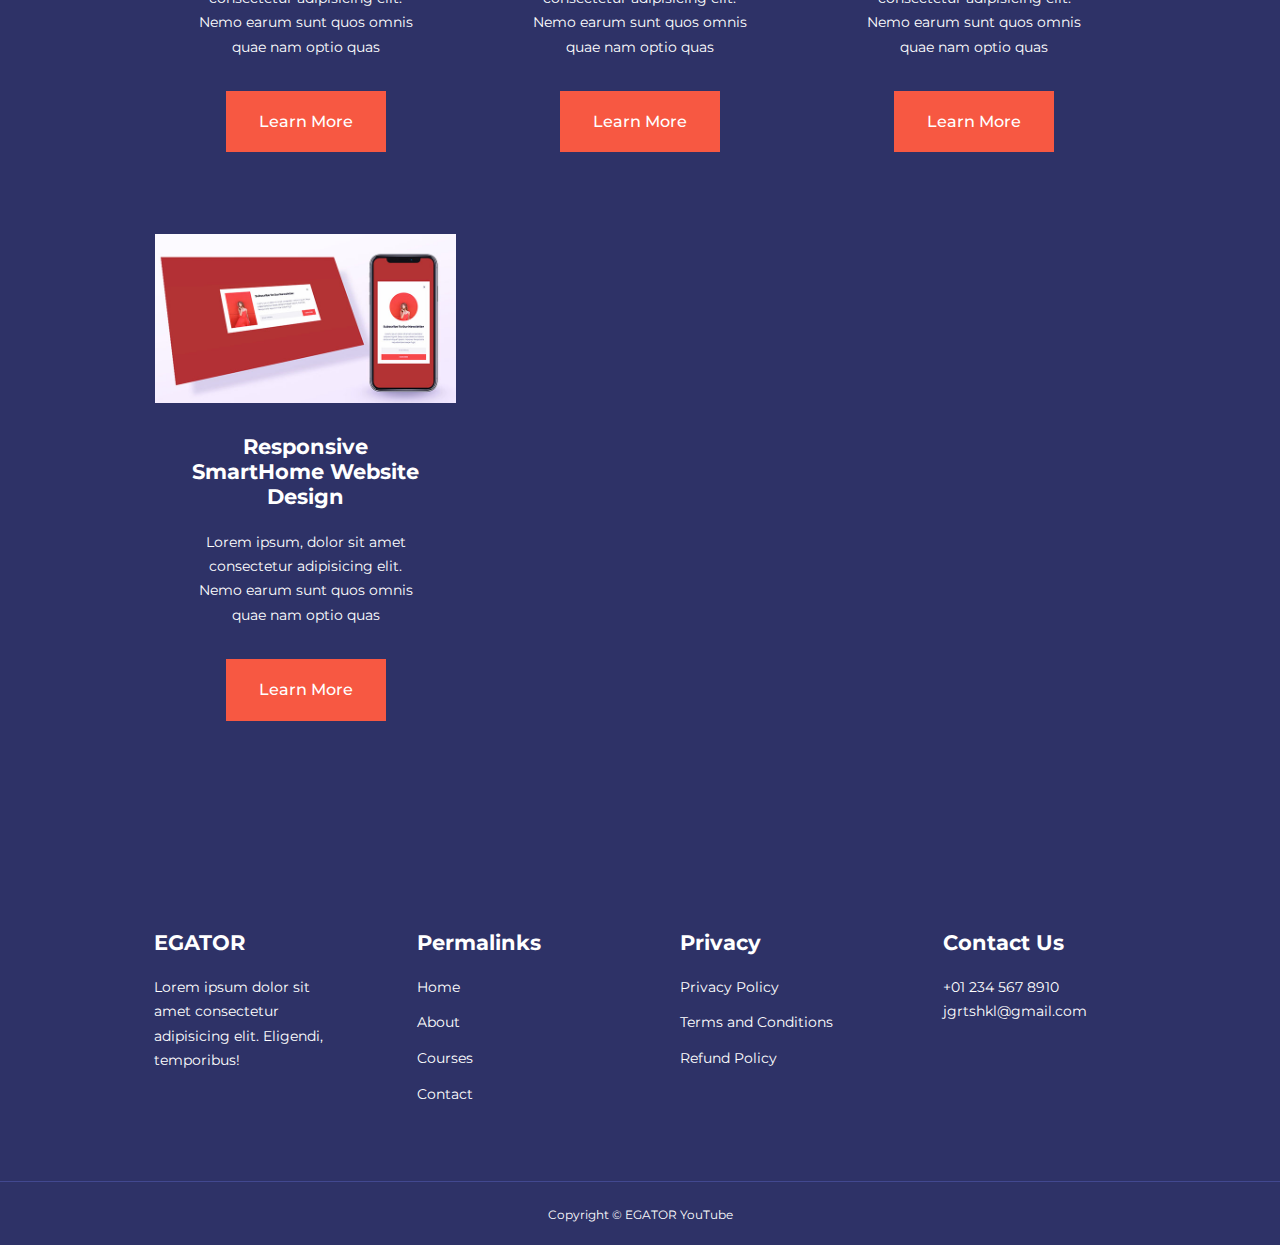
<file: course.html>
<!DOCTYPE html>
<html lang="en">
<head>
    <meta charset="UTF-8">
    <meta name="viewport" content="width=device-width, initial-scale=1.0">
    <title>Courses
    </title>
    <link rel="stylesheet" href="./css/style.css">
    <style>
        .course{
            margin-top: 1rem;
        }
    </style>

                <li><a href="index.html"></a></li>
                <link rel="stylesheet" href="https://unicons.iconscout.com/release/v4.0.8/css/line.css">
                <link rel="preconnect" href="https://fonts.googleapis.com">
                <link rel="preconnect" href="https://fonts.gstatic.com" crossorigin>
                <link href="https://fonts.googleapis.com/css2?family=Lora:wght@400;500;600&family=Montserrat:wght@300;400;500;600;700;800;900&family=Mukta:wght@500&family=PT+Sans&family=Poppins&family=Reem+Kufi&display=swap" rel="stylesheet">
               
</head>

<body>
    <nav>
        <div class="container nav_container">
            <a href="index.html"><h4>EGATOR</h4></a>
            <ul class="nav_menu">
                <li><a href="index.html">Home</a></li>
                <li><a href="about.html">About</a></li>
                <li><a href="course.html">Course</a></li>
                <li><a href="contact.html">Contact</a></li>
            </ul>
            <button id="open-menu-btn"><i class="uil uil-bars"></i></button>
            <button id="close-menu-btn"><i class="uil uil-multiply"></i></button>
        </div>
    </nav>

    <section class="course">
        <div class="container course_container">

        <article class="course">
            <div class="course_image">
                <img src="./images/course1.jpg" alt="">
            </div>
            <div class="course_info">
                <h4>Responsive SmartHome Website Design</h4>
                <p>
                    Lorem ipsum, dolor sit amet consectetur adipisicing elit. Nemo earum sunt quos omnis quae nam optio quas 
                </p>
            <a href="course.html" class="btn btn-primary">Learn More</a>
            </div>
            
        </article>

        <article class="course">
            <div class="course_image">
                <img src="./images/course2.jpg" alt="">
            </div>
            <div class="course_info">
            <h4>Responsive SmartHome Website Design</h4>
            <p>
                Lorem ipsum, dolor sit amet consectetur adipisicing elit. Nemo earum sunt quos omnis quae nam optio quas 
            </p>
            <a href="course.html" class="btn btn-primary">Learn More</a>
            </div>
        </article>

        <article class="course">
            <div class="course_image">
                <img src="./images/course3.jpg" alt="">
            </div>
           <div class="course_info">
            <h4>Responsive Admin Dashboard UI Design</h4>
            <p>
                Lorem ipsum, dolor sit amet consectetur adipisicing elit. Nemo earum sunt quos omnis 
                </p>
            <a href="course.html" class="btn btn-primary">Learn More</a>
           </div>
        </article>

        <article class="course">
            <div class="course_image">
                <img src="./images/course4.jpg" alt="">
            </div>
            <div class="course_info">
                <h4>Responsive SmartHome Website Design</h4>
                <p>
                    Lorem ipsum, dolor sit amet consectetur adipisicing elit. Nemo earum sunt quos omnis quae nam optio quas 
                </p>
            <a href="course.html" class="btn btn-primary">Learn More</a>
            </div>
            
        </article>

        <article class="course">
            <div class="course_image">
                <img src="./images/course5.jpg" alt="">
            </div>
            <div class="course_info">
                <h4>Responsive SmartHome Website Design</h4>
                <p>
                    Lorem ipsum, dolor sit amet consectetur adipisicing elit. Nemo earum sunt quos omnis quae nam optio quas 
                </p>
            <a href="course.html" class="btn btn-primary">Learn More</a>
            </div>
            
        </article>

        <article class="course">
            <div class="course_image">
                <img src="./images/course6.jpg" alt="">
            </div>
            <div class="course_info">
                <h4>Responsive SmartHome Website Design</h4>
                <p>
                    Lorem ipsum, dolor sit amet consectetur adipisicing elit. Nemo earum sunt quos omnis quae nam optio quas 
                </p>
            <a href="course.html" class="btn btn-primary">Learn More</a>
            </div>
            
        </article>

        <article class="course">
            <div class="course_image">
                <img src="./images/course7.jpg" alt="">
            </div>
            <div class="course_info">
                <h4>Responsive SmartHome Website Design</h4>
                <p>
                    Lorem ipsum, dolor sit amet consectetur adipisicing elit. Nemo earum sunt quos omnis quae nam optio quas 
                </p>
            <a href="course.html" class="btn btn-primary">Learn More</a>
            </div>
            
        </article>

        <article class="course">
            <div class="course_image">
                <img src="./images/course8.jpg" alt="">
            </div>
            <div class="course_info">
                <h4>Responsive SmartHome Website Design</h4>
                <p>
                    Lorem ipsum, dolor sit amet consectetur adipisicing elit. Nemo earum sunt quos omnis quae nam optio quas 
                </p>
            <a href="course.html" class="btn btn-primary">Learn More</a>
            </div>
            
        </article>


        <article class="course">
            <div class="course_image">
                <img src="./images/course9.jpg" alt="">
            </div>
            <div class="course_info">
                <h4>Responsive SmartHome Website Design</h4>
                <p>
                    Lorem ipsum, dolor sit amet consectetur adipisicing elit. Nemo earum sunt quos omnis quae nam optio quas 
                </p>
            <a href="course.html" class="btn btn-primary">Learn More</a>
            </div>
            
        </article>

        <article class="course">
            <div class="course_image">
                <img src="./images/course10.jpg" alt="">
            </div>
            <div class="course_info">
                <h4>Responsive SmartHome Website Design</h4>
                <p>
                    Lorem ipsum, dolor sit amet consectetur adipisicing elit. Nemo earum sunt quos omnis quae nam optio quas 
                </p>
            <a href="course.html" class="btn btn-primary">Learn More</a>
            </div>   
        </article>
    </div>
    </section>


<footer >
    <div class="container footer_container">
     <div class="footer_1">
         <a href="index.html" class="footer_logo"><h4>EGATOR</h4></a>
         <p>
             Lorem ipsum dolor sit amet consectetur 
             adipisicing elit. Eligendi, temporibus!
         </p>
     </div>
 
     <div class="footer_2">
        <h4>Permalinks</h4>
        <ul class="permalinks">
         <li><a href="index.html">Home</a></li>
         <li><a href="about.html">About</a></li>
         <li><a href="course.html">Courses</a></li>
         <li><a href="contact.html">Contact</a></li>
        </ul>
     </div>
 
     <div class="footer_3">
         <h4>Privacy</h4>
         <ul class="privacy">
         <li><a href="#">Privacy Policy</a></li>
         <li><a href="#">Terms and Conditions</a></li>
         <li><a href="#">Refund Policy</a></li>
     </ul>
     </div>
     
      <div class="footer_4">
         <h4>Contact Us</h4>
         <div>
             <p>+01 234 567 8910</p>
             <p>jgrtshkl@gmail.com</p>
         </div>
 
         <ul class="footer_socials">
             <li>
                 <a href="#"><i class="uil uil-facebook-f"></i></a>
             </li>
             <li>
                 <a href="#"><i class="uil uil-instagram-alt"></i></a>
             </li>
             <li>
                 <a href="#"><i class="uil uil-twitter"></i></a>
             </li>
             <li>
                 <a href="#"><i class="uil uil-linkedin-alt"></i></a>
             </li>
         </ul>
      </div>
     </div>
 
 <div class="footer_copyright">
     <small>Copyright &copy; EGATOR YouTube</small>
 </div> 
    </footer>

    <script src="./main.js"></script>
</body>
</html>
</file>
<file: css/style.css>
*{
    margin: 0;
    padding: 0;
    border: 0;
    outline: 0;
    text-decoration: none;
    list-style: none;
    box-sizing: border-box;
 }

 :root {
     --color-primary: #6c63ff;
     --color-success: #00bf8e;
     --color-warning: #f7c94b;
     --color-danger: #f75842;
     --color-danger-variant: rgba(247, 88, 66, 0.4);
     --color-white: #fff;
     --color-light: rgba(255, 255, 255, 0.7);
     --color-black: #000;
     --color-bg: #1f2641;
     --color-bg1: #2e3267;
     --color-bg2: #424890;

     --container-width-lg: 76%;
     --container-width-md: 90%;
     --container-width-sm: 94%;
  
     --transition: all 400ms ease ;

 }

 body{
    font-family: "Montserrat", sans-serif;
    line-height: 1.7;
    color:var(--color-white) ;
    background: var(--color-bg);
 }

 .container{
    width: var(--container-width-lg);
    margin: 0 auto;
 }

 section{
    padding: 6rem 0;  
 }

 section h2{
    text-align: center;
    margin-bottom: 4rem;
 }

 h1,
 h2,
 h3,
 h4,
 h5{
    line-height: 1.2;
 }

 h1{
    font-size: 2.4rem;
 }

 h2{
    font-size: 2rem;
 }

 h3{
    font-size: 1.6rem;
 }

 h4{
    font-size: 1.3rem;
 }

 a{
    color: var(--color-white);
 }

 img{
    width: 100%;
    display: block;
    object-fit: cover;
 }

 .btn{
    display: inline-block;
    background: var(--color-white);
    color: var(--color-black);
    padding: 1rem 2rem;
    border: 1px solid transparent;
    font-weight: 500;
    transition: var(--transition);
 }

 .btn:hover{
    background: transparent;
    color: var(--color-white);
    border-color: var(--color-white);
 }

 .btn-primary{
    background: var(--color-danger);
    color: var(--color-white);
 }

 nav{
     background: transparent;
     width: 100vw;
     height: 5rem;
     position: fixed;
     top: 0;
     z-index: 11;
 }
.window-scroll{
   background: var(--color-primary);
   box-shadow: 0 1rem 2rem rgba(0, 0, 0, 0.2);
}


 .nav_container {
    height: 100%;
    display: flex;
    justify-content: space-between;
    align-items: center;
}

nav button {
    display: none;
}

.nav_menu{
   display: flex;
   align-items: center;
   gap: 4rem;
}

.nav_menu a{
   font-size: 0.9rem;
   transition: var(--transition);
}

.nav_menu a:hover {
   color: var(--color-bg2);
}


header{
   position: relative;
   top: 5rem;
   overflow: hidden;
   height: 70vh;
   margin-bottom: 5rem;
}

.header__container{
   display: grid;
   grid-template-columns: 1fr 1fr;
   align-items: center;
   gap: 5rem;
   height: 100%;
}

.header_left p{
   margin: 1rem 0 2.4rem;
}

.categories{
   background-color:var(--color-bg1);
   height: 50rem;

}

.categories h1{
   line-height: 1;
   margin-bottom: 3rem;
}

.categories_container{
   display: grid;
   grid-template-columns: 40% 60%;
   gap: 4rem;
}

.categories_left p{
   margin: 1rem 0 3rem;
}

.categories_left{
   margin-right:4rem ;
}

.categories_right{
   display: grid;
   grid-template-columns: repeat(3, 1fr);
   gap: 1.2rem;
}


.category:hover{
   box-shadow: 0 3rem 3rem rgba(0, 0, 0, 0.3);
   z-index: 1;
}

.category{
   background: var(--color-bg2);
   padding: 2rem;
   border-radius: 1rem;
   transition: var(--transition);   
}
.category:nth-child(2) .category_icon{
   background: var(--color-danger);
}

.category:nth-child(3) .category_icon{
   background: var(--color-success);
}

.category:nth-child(4) .category_icon{
   background: var(--color-warning);
}

.category:nth-child(5) .category_icon{
   background: var(--color-success);
}


.category_icon{
   background: var(--color-primary);
   padding: 0.7rem;
   border-radius: 0.9rem;
}

.category h5{
   margin: 2rem 0 1rem;
}

.category p{
   font-size: 0.85rem;
}

.course{
   margin-top: 10rem;
}

.course_container {
   display: grid;
   grid-template-columns: repeat(3, 1fr);
   gap: 2rem;
}

.course{
   background: var(--color-bg1) ;
   text-align: center;
   border: 1px solid transparent;
   transition:var(--transition);
}

.course:hover{
   background: transparent ;
   border-color: var(--color-primary);
}

.course_info{
   padding: 2rem;
}

.course_info p{
   margin: 1.2rem 0 2rem;
   font-size: 0.9rem;
}

.faqs{
   background: var(--color-bg1);
   box-shadow: inset 0 0 3rem rgba(0, 0, 0, 0.5);
}

.faqs_container{
   display: grid;
   grid-template-columns: 1fr 1fr;
   gap: 1rem;
}
.faq{
   padding: 2rem;
   display: flex;
   align-items: center;
   gap: 1.4rem;
   height: fit-content;
   background: var(--color-primary);
   cursor: pointer;
}

.faq h4{
   font-size: 1rem;
   line-height: 2.2;
}

.faq_icon{
   align-self: flex-start;
   font-size: 1.2rem;
}
.faq p{
   margin-top: 0.8rem;
   display: none;
}

.faq.open p{
   display:block ;
}


/* Testmonials */

.test_container{
   overflow-x: hidden;
   position: relative;
   margin-bottom: 5rem;
}

.testimonals{
   padding-top: 2rem;
}

.avatar{
   width: 6rem;
   height: 6rem;
   border-radius: 50%;
   overflow: hidden;
   margin: 0 auto 1rem;
   border: 1rem solid var(--color-bg1);
}

.testimonial_info{
   text-align: center;
}

.testimonial_body{
   background: var(--color-primary);
   padding: 2rem;
   margin-top: 3rem;
   position: relative;
}

.testimonial_body::before{
   content: "";
   display: block;
   background: linear-gradient(
     135deg,
     transparent,
     var(--color-primary),
     var(--color-primary),
     var(--color-primary)
   );
   width: 3rem;
   height: 3rem;
   position: absolute;
   left: 50%;
   top: -1.5rem;
   transform: rotate(45deg);
}

footer{
   background: var(--color-bg1);
   padding-top: 5rem;
   font-size: 0.9rem;
}
.footer_container {
   display: grid;
   grid-template-columns: repeat(4, 1fr);
   gap: 5rem;

}

.footer_container > div h4{
   margin-bottom: 1.2rem;
}

.footer_1 p{
    margin: 0 0 2rem;
}

footer ul li{
   margin-bottom: 0.7rem;
}

footer ul li a:hover{
   text-decoration: underline;
}

.footer_socials{
   display: flex;
   gap: 1rem;
   font-size: 1.2rem;
   margin-top: 2rem;
}

.footer_copyright {
   text-align: center;
   margin-top: 4rem;
   padding: 1.2rem 0;
   border-top: 1px solid var(--color-bg2);
}

/* Responsive */
 
@media screen and (max-width: 1024px){
   .container{
      width: var(--container-width-md);
   }
   h1{
      font-size: 2.2rem;
   }
   h2{
      font-size: 1.7rem;
   }
   h3{
      font-size: 1.4rem;
   }
   h4{
      font-size: 1.2rem;
   }


nav button {
  display: inline-block;
  background: transparent;
  font-size: 1.8rem;
  color: var(--color-white);
  cursor: pointer;
}

nav button#close-menu-btn {
   display: none;
}

.nav_menu {
   position: fixed;
   top: 5rem;
   right: 5%;
   height: fit-content;
   width: 18rem;
   flex-direction: column;
   gap: 0;
   display: none;
}

.nav_menu li{
   width: 100%;
   height: 5.8rem;
   animation: animateNavItem 400ms linear forwards;
   transform-origin: top right ;
   opacity: 0;
}

.nav_menu li:nth-child(2) {
   animation-delay: 200ms;
}

.nav_menu li:nth-child(3) {
   animation-delay: 400ms;
}

.nav_menu li:nth-child(4) {
   animation-delay: 600ms;
}


@keyframes animateNavItem {
   0% {
      transform: rotateZ(-90deg) rotateX(90deg) scale(0.1);
   }
   100% {
        transform: rotateZ(0) rotateX(0) scale(1);
        opacity: 1;
   }
}




.nav_menu li a {
   background: var(--color-primary) ;
   box-shadow: -4rem 6rem 10rem rgba(0, 0, 0, 0.6);
   width: 100%;
   height: 100%;
   display: grid;
   place-items: center;
}
.nav_menu li a:hover {
   background: var(--color-bg2);
   color: var(--color-white);
}



header{
   height: 52vh;
   margin-bottom: 4rem;
}

.header__container {
   gap: 0;
   padding-bottom: 3rem;
}

.categories {
   height: auto;
}
.categories_container{
   grid-template-columns: 1fr;
   gap: 3rem;
}
.categories_left{
   margin-right: 0;
}

.course{
   margin-top: 0;
}

.course_container {
   grid-template-columns: 1fr 1fr;
}

.faqs_container{
   grid-template-columns: 1fr;
}
.faq {
   padding: 1.5fr;
}

.footer_container{
   grid-template-columns: 1fr 1fr;
}
}

@media screen  and (max-width: 600px) {
   .container {
      width: var(--container-width-sm);
   }

   .nav_menu{
      right: 3%;
   }

   header{
      height: 100vh;
   }

   .header__container {
      grid-template-columns: 1fr;
      text-align:center;
      margin-top: 0;
   }
   .header_left p{
      margin-bottom: 1.3rem;
   }
 .categories_right {
   grid-template-columns: 1fr 1fr;
   gap: 0.7rem;
 }

 .category {
   padding: 1rem;
   border-radius: 1rem;
 }
 .category_icon{
   margin-top: 4px;
   display: inline-block;  
 }


 .course_container {
   grid-template-columns: 1fr;
 }

 .testimonial_body{
   padding: 1.2rem;
 }

 .footer_container {
   grid-template-columns: 1fr;
   text-align: center;
   gap: 2rem;
 }
.footer_1{
   margin: 1rem auto;
}
.footer_socials{
   justify-content: center;
}

}
</file>
<file: css/about.css>
.about_acheivements{
    margin-top: 3rem;
}

.about_acheivements-container{
    display: grid;
    grid-template-columns: 40% 60%;
    gap: 5rem;
}
.about_acheivement-right{
    text-align: center;
}

.about_acheivement-right > p {
    margin: 1.6rem 0 2.5rem;
}

.acheivements_cards {
    display: grid;
    grid-template-columns: repeat(3,1fr);
    gap: 1.5rem;
    
}
.acheivement_card {
    background: var(--color-bg1);
    padding: 1.6rem;
    border-radius: 1rem;
    text-align: center;
    transition: var(--transition);
}

.acheivement_card:hover {
    background: var(--color-bg2);
    box-shadow: 0 3rem 3rem rgba(0, 0, 0, 0.3);
}

.acheivement_icon {
    background: var(--color-danger);
    padding: 0.6rem;
    border-radius: 1rem;
    display: inline-block;
    margin-bottom: 2rem;
    font-size: 2rem;
}

.acheivement_card:nth-child(2){
    achievement_icon{
        background: var(--color-success);
    }
}

.acheivement_card:nth-child(3){
    achievement_icon{
        background: var(--color-success);
    }
}

.acheivement_card p{
    margin-top: 1rem;
}

.team{
    background: var(--color-bg1);
    box-shadow: inset 0 0 3rem rgba(0, 0, 0, 0.5) ;
}

.team_container{
    display: grid;
    grid-template-columns: repeat(4,1fr);
    gap: 2rem;
}
.team_member{
    background: var(--color-bg2);
    padding: 2rem;
    border: 1px solid transparent;
    transition: var(--transition);
    position: relative;
    overflow: hidden;
}

.team_member:hover{
    background: transparent;
  border-color: var(--color-primary);
}

.team_member-image img {
    filter: saturate(0);

}
.team_member:hover img{
    filter: saturate(1);
}

.team_member-info *  {
    text-align: center;
    margin-top: 1.4rem;
}

.team_member-info p{
    color: var(--color-light);
}

.team_member-socials{
    position: absolute;
    top: 50%;
    right: -100%;
    transform: translateY(-50%);
    display: flex;
    flex-direction: column;
    background: var(--color-primary);
    border-radius: 1rem 0 0 1rem;
    box-shadow: -2rem 0 2rem rgba(0, 0, 0, 0.3);
    transition: var(--transition);
}

.team_member:hover 
.team_member-socials{
    right: 0;
}


.team_member-socials a{
    padding: 1rem;
}

/* Media Query (1024px) */ 
@media screen and (max-width: 1024px) {
    .about_acheivements {
        margin-top: 2rem;
    }
    .about_acheivements-container{
        grid-template-columns: 1fr;
        gap: 4rem;
    }
    .about_acheivement-left{
        width: 80%;
        margin: 0 auto;
    }
    .team_container {
        grid-template-columns: repeat(3, 1fr);
        gap: 1.5rem;
    }
    .team_member{
        padding: 1rem;

    }
}




/* Media Query (phone) */ 
@media screen and (max-width: 600px){
    .acheivement_cards{
        grid-template-columns: 1fr 1fr;
        gap: 0.7rem;
    }

    .team_container {
        grid-template-columns: 1fr 1fr;
        gap: 0.7rem;
    }
    .team_member {
        padding: 0;
    }
    .team_member p{
        margin-bottom: 1.5rem;
    }
}
</file>
<file: css/contact.css>
.contact_container{
    background: var(--color-bg1);
    padding: 4rem;
    display: grid;
    grid-template-columns: 40% 60%;
    gap: 4rem;
    height: 30rem;
    margin: 7rem auto ;
    border-radius: 1rem;
}


.contact_aside{
    background: var(--color-primary);
    padding: 3rem;
    border-radius: 1rem;
    position: relative;
    bottom: 10rem;
}

.aside_image{
    width: 12rem;
    margin-bottom: 2rem;
}

.contact_aside h2{
    text-align: left;
    margin-bottom: 1rem;
}

.contact_aside p{
    font-size: 0.9rem;
    margin-bottom: 2rem;
}

.contact_details li{
  display: flex;
  gap: 1rem;
  align-items: center;
  margin-bottom: 1rem;
}
.contact_socials {
    display: flex;
    gap: 0.8rem;
    margin-top: 3rem;
}

.contact_socials a {
    background: var(--color-bg2);
    padding: 0.5rem;
    border-radius: 50%;
    font-size: 0.9rem;
    transition: var(--transition);
}

.contact_socials a:hover {
    background: transparent;
}


.contact_form{
    display: flex;
    flex-direction: column;
    gap: 1.2rem;
    margin-right: 4rem;
}

.form_name{
    display: flex;
    gap: 1.2rem;
}

.contact_form input[type="text"] {
    width: 50%;
}

input,
textarea {
    width: 100%;
    padding: 1rem;
    background: var(--color-bg);
    color: var(--color-white);
}

.contact_form .btn{
    width: max-content;
    margin-top: 1rem;
    cursor: pointer;
}


/* media Query */


@media screen and (max-width: 1024px) {
    .contact {
        padding-bottom: 0;
    }
    .contact_container{
     gap: 1.5rem;
     margin-top: 3rem;
     height: auto;
     padding: 1.5rem;
    }
    .contact_aside{
        width: auto;
        padding: 1.5rem;
        bottom: 0;
    }
    .contact_form{
        align-self: center;
        margin-right: 1.5rem;
    }
    
}

@media screen and (max-width: 600px) {
    .contact_container{
        grid-template-columns: 1fr;
        gap: 3rem;
        margin-top: 0;
        padding: 0;
    }

    .contact_form{
        margin: 0 1.5rem 3rem;
    }

    .form_name{
        flex-direction: column;
    }
    .form_name input[type="text"]{
        width: 100%;
    }
}
</file>
